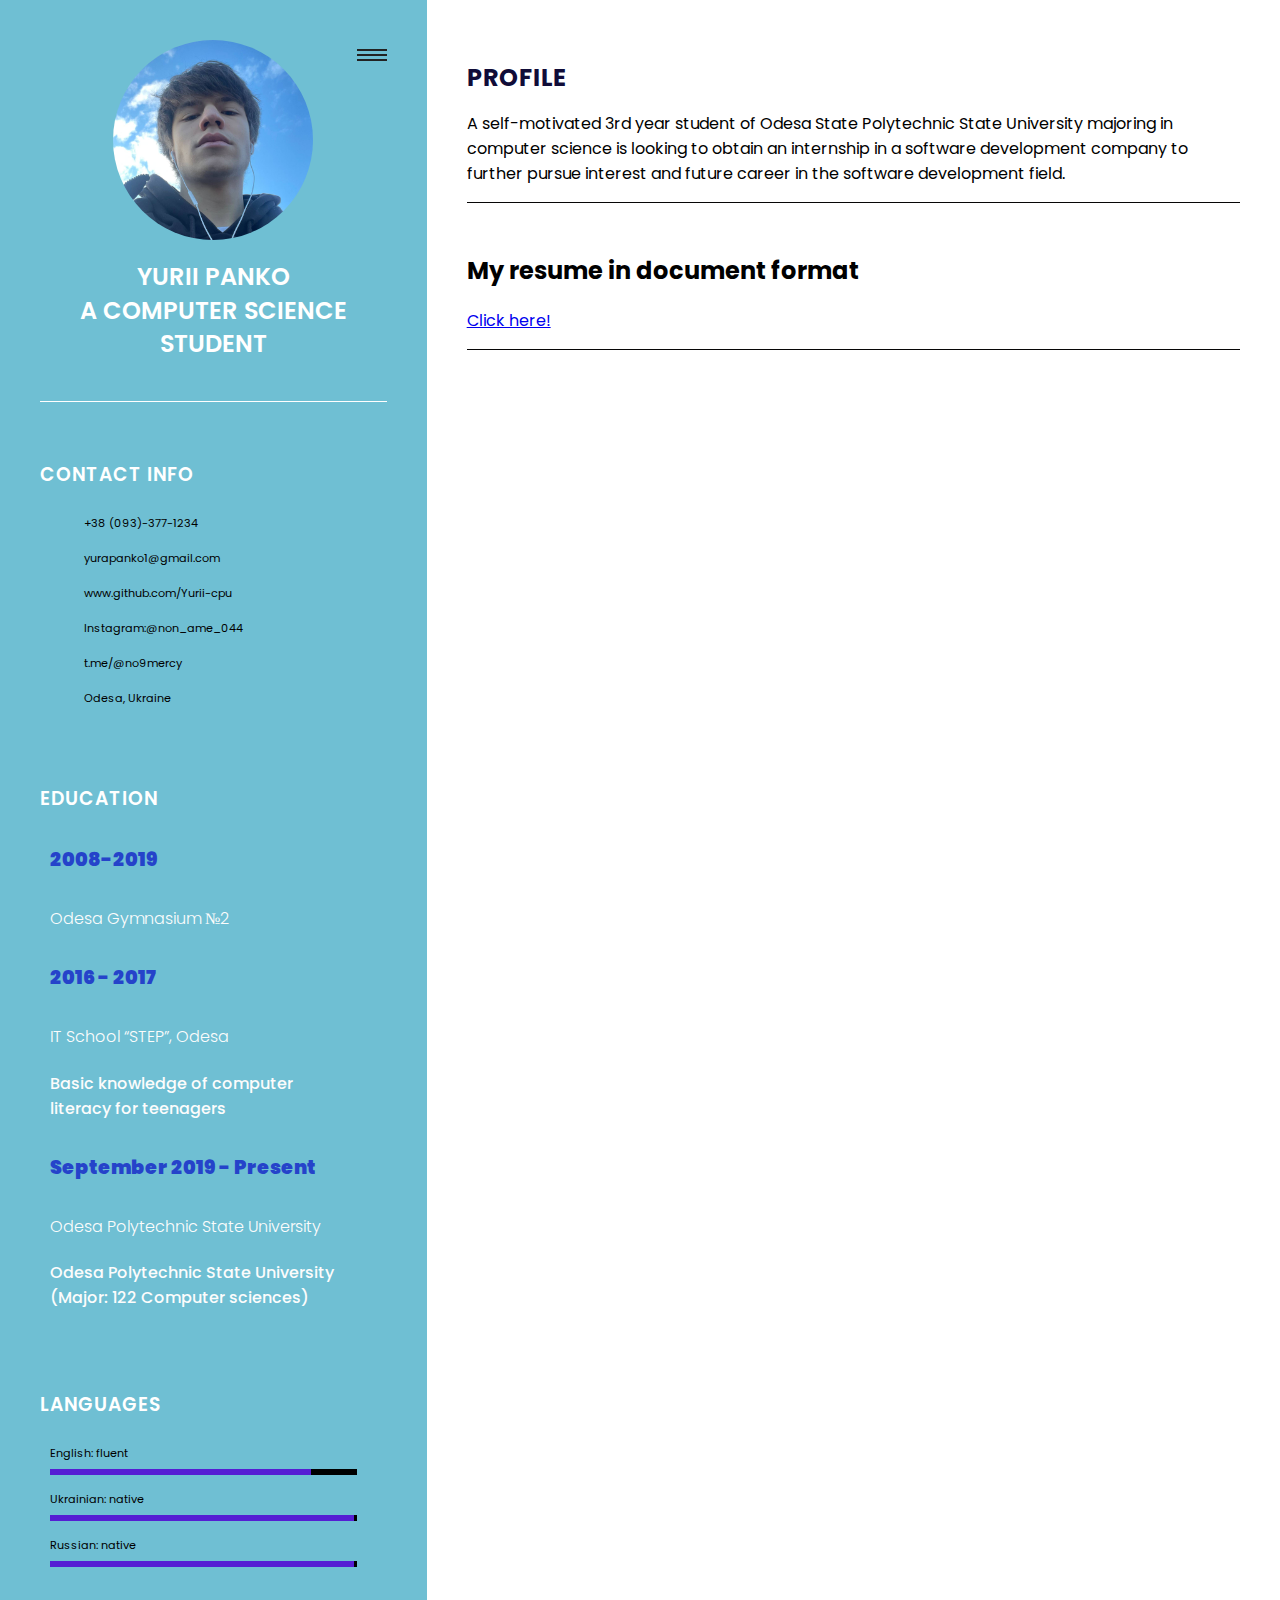
<file: index.html>
<!DOCTYPE html>
<link href="https://fonts.googleapis.com/css?family=Poppins:100,100italic,200,200italic,300,300italic,regular,italic,500,500italic,600,600italic,700,700italic,800,800italic,900,900italic" rel="stylesheet" />
<html>
<head>
<link href='https://css.gg/phone.css' rel='stylesheet'>
<link href='https://css.gg/mail.css' rel='stylesheet'>  
<link href='https://css.gg/git-branch.css' rel='stylesheet'>
<link href='https://css.gg/instagram.css' rel='stylesheet'>
<link href='https://css.gg/share.css' rel='stylesheet'>
<link href='https://css.gg/track.css' rel='stylesheet'>
<meta name="viewport" content="width=device-width, initial-scale=1.0">
<title>CV Yurii P.</title>
<link rel="stylesheet" type="text/css" href="style.css">

</head>

<body>
 <div class="container">
   <div class="left_Side">
    <header>
      <div class="menu-btn">
        <span></span>
        <span></span>
        <span></span>
      </div>
    </header>
    <div class="menu_icon">
      <span></span>
    </div>
    <div class="menu">
      <nav>
        <li><a href="page1_work/page1.html" target="_self">WORK</a></li>
        <li><a href="#">SKILLS</a></li>
        <li><a href="#">LANGUAGES</a></li>
        <li><a href="#">PROJECTS</a></li>
        <li><a href="#">EXPERIENCE</a></li>
        <li><a href="#">VOLUNTEERING</a></li>
      </nav>
    </div>
    
       <div class="profileText">
         <div class="imgBx">
           <img src="avatar.jpg">
       </div>
       <h2>Yurii Panko<br><span>a computer science student</span></h2>
</div>
<div class="contactInfo">
  <h3 class="title">Contact Info</h3>
  <ul>
    <li>
      <span class="icon"><i class="gg-phone"></i></span>
      <span class="text">+38 (093)-377-1234</span>
    </li>
    <li>
      <span class="icon"><i class="gg-mail"></i></span>
      <span class="text">yurapanko1@gmail.com</span>
    </li>
    <li>
      <span class="icon"><i class="gg-git-branch"></i></span>
      <span class="text">www.github.com/Yurii-cpu</span>
    </li>
    <li>
      <span class="icon"><i class="gg-instagram"></i></span>
      <span class="text">Instagram:@non_ame_044</span>
    </li>
    <li>
      <span class="icon"><i class="gg-share"></i></span>
      <span class="text">t.me/@no9mercy</span>
    </li>
    <li>
      <span class="icon"><i class="gg-track"></i></span>
      <span class="text">Odesa, Ukraine</span>
    </li>
  </ul>
</div>
<div class="contactInfo education">
  <h3 class="title">Education</h3>
  <ul>
    <li>
      <h5>2008-2019</h5>
      <h4>Odesa Gymnasium №2</h4>
    </li>
    <li>
      <h5>2016 - 2017</h5>
      <h4>IT School “STEP”, Odesa</h4>
      <h4>Basic knowledge of computer literacy for teenagers</h4>
    </li>
    <li>
      <h5>September 2019 - Present</h5>
      <h4>Odesa Polytechnic State University</h4>
      <h4>Odesa Polytechnic State University (Major: 122 Computer sciences)
      </h4>
    </li>
  </ul>
</div>

<div class="contactInfo language">
  <h3 class="title">Languages</h3>
  <ul>
    <li>
      <span class="text">English: fluent</span>
      <span class="percent">
      <div style="width: 85%;"></div>
    </span>
    </li>
    <li>
      <span class="text">Ukrainian: native</span>
      <span class="percent">
      <div style="width: 99%;"></div>
    </span>
    </li>
    <li>
      <span class="text">Russian: native</span>
      <span class="percent">
      <div style="width: 99%;"></div>
    </li>
  </ul>
 </div>
</div>
   <div class="right_Side">
     <div class="about">
       <h2 class="title2">Profile</h2>
       <p>A self-motivated 3rd year student of Odesa State Polytechnic State University  majoring in computer science is looking to obtain an internship in a software development company to further pursue interest and future career in the software development field.
      </p>
     </div>
     <div class="about">
      <h2>My resume in document format</h2>
      <p><a href="https://docs.google.com/document/d/1PklRX8onIYsBUnlBCoTva2bs0g9dkdR8/edit?usp=sharing&ouid=115004204533570683754&rtpof=true&sd=true" target="_blank">Click here!</a></p>
    </div>
     
   </div>
  </div>
  <script src="script.js"></script>
</body>
</html>
</file>
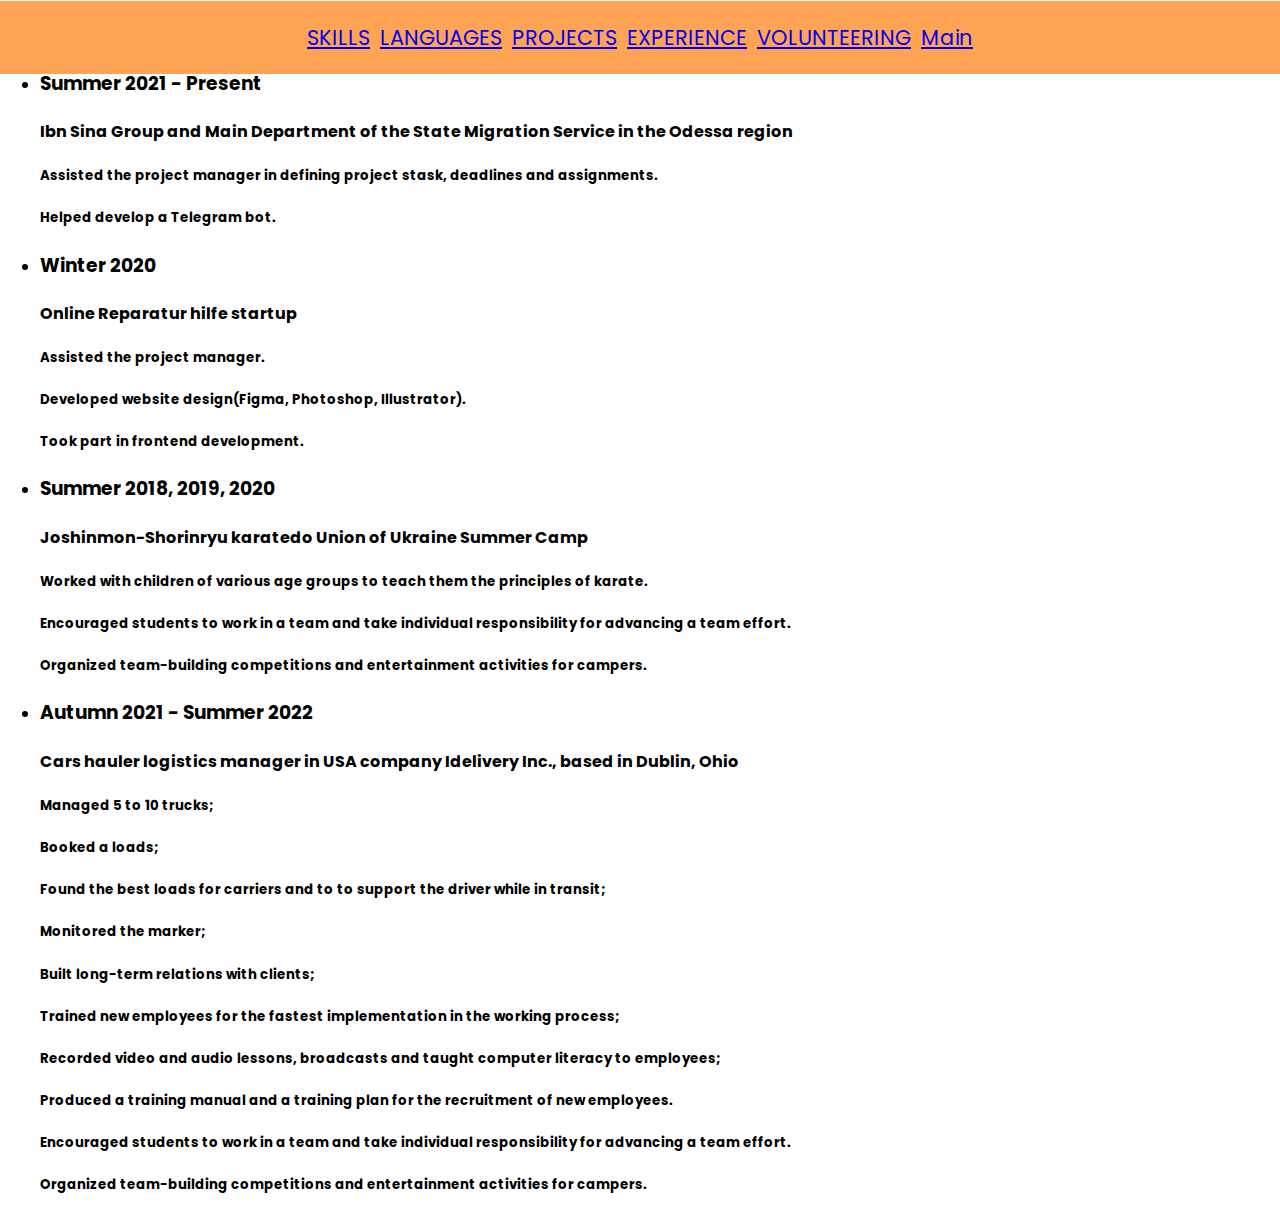
<file: page1_work/page1.html>
<!DOCTYPE html>
<link href="https://fonts.googleapis.com/css?family=Poppins:100,100italic,200,200italic,300,300italic,regular,italic,500,500italic,600,600italic,700,700italic,800,800italic,900,900italic" rel="stylesheet" />
<html>
<head>
    <link rel="stylesheet" type="text/css" href="/page1_work/style1.css">
    <meta name="viewport" content="width=device-width, initial-scale=1.0">
    <title>MY WORK EXPERIENCE</title>
</head>
<body>
   <header>
         <div class="menu">
          <ul class="menu-ul">
             <li><a href="#">SKILLS</a></li>
             <li><a href="#">LANGUAGES</a></li>
             <li><a href="#">PROJECTS</a></li>
             <li><a href="#">EXPERIENCE</a></li>
             <li><a href="#">VOLUNTEERING</a></li>
             <li><a href="/index.html" target="_self">Main</a></li>
           </ul>
        </div>
   </header>
   <div class="jobExperience">
    <h3 class="title">Job Experience</h3>
    <ul>
      <li>
        <h3>Summer 2021 - Present</h3>
        <h4>Ibn Sina Group and Main Department of the State Migration Service in the Odessa region</h4>
        <h5>Assisted the project manager in defining project stask, deadlines and assignments.</h5>
        <h5>Helped develop a Telegram bot.</h5>
      </li>
      <li>
        <h3>Winter 2020</h3>
        <h4>Online Reparatur hilfe startup</h4>
        <h5>Assisted the project manager.</h5>
        <h5> Developed website design(Figma, Photoshop, Illustrator).</h5>
        <h5> Took part in frontend development.</h5>
      </li>
      <li>
        <h3>Summer 2018, 2019, 2020</h3>
        <h4>Joshinmon-Shorinryu karatedo Union of Ukraine Summer Camp</h4>
        <h5>Worked with children of various age groups to teach them the principles of karate.</h5>
        <h5>Encouraged students to work in a team and take individual responsibility for advancing a team effort.</h5>
        <h5>Organized team-building competitions and entertainment activities for campers.</h5>
      </li>
      <li>
        <h3>Autumn 2021 - Summer 2022</h3>
        <h4>Cars hauler logistics manager in USA company Idelivery Inc., based in Dublin, Ohio</h4>
        <h5>Managed 5 to 10 trucks;</h5>
        <h5> Booked a loads;</h5>
        <h5>Found the best loads for carriers and to to support the driver while in transit;</h5>
        <h5>Monitored the marker;</h5>
        <h5>Built long-term relations with clients;</h5>
        <h5>Trained new employees for the fastest implementation in the working process;</h5>
        <h5>Recorded video and audio lessons, broadcasts and taught computer literacy to employees;</h5>
        <h5>Produced a training manual and a training plan for the recruitment of new employees.</h5>
        <h5>Encouraged students to work in a team and take individual responsibility for advancing a team effort.</h5>
        <h5>Organized team-building competitions and entertainment activities for campers.</h5>
      </li>


    </ul>
  </div>
    
</body>
</html>
</file>
<file: style.css>
body
{
  display: flex;
  margin: 0px;
  font-family: 'Poppins';
}
.menu_container
{
    margin: 0;
    margin-left: 1px;
}
.menu_container .menu_main
{
    padding-left: 10px;
    padding-right: 10px;
    padding-top: 10px;
    position: sticky;
    top: 0;
}

.menu_container ul
{
    margin-top: 0px;
}

.menu_main li
{

    list-style: none;
    font-size: 10px;
    margin-top: 5px;

}


.container
{
  display: grid;
  grid-template-columns: 1fr 2fr;

}
.container .left_Side
{
 position: relative;
 background: #6fbfd3;
 padding: 40px;
}
.profileText
{
    position: relative;
    display: flex;
    flex-direction: column;
    align-items: center;
    padding-bottom: 20px;
    border-bottom: 1px solid rgb(255, 255, 255);
}
.profileText .imgBx
{
    position: relative;
    width: 200px;
    height: 200px;
    border-radius: 50%;
    overflow: hidden;
}
.profileText .imgBx img
{
    position: absolute;
    top: 0;
    Left: 0;
    width: 100%;
    height: 100%;
    object-fit: cover;
}
.profileText h2
{
    color: #fff;
    font-size: 1.5em;
    margin-top: 20px;
    text-transform: uppercase;
    text-align: center;
    font-weight: 600;
    Line-height: 1.4em;
}
.contactInfo
{
 padding-top: 40px;
}
.title
{
    color: #fff;
    text-transform: uppercase;
    font-weight: 600;
    Letter-spacing: 1px;
    margin-bottom: 20px;
}
.contactInfo ul
{
    position: relative;
    left: -30px;
}
.contactInfo ul li
{
    position: relative;
    list-style: none;
    margin: 10px 0;
    cursor: pointer;  
    font-size: 100%;
}
.contactInfo ul li .icon
{
    display: inline-block;
    width: 30px;
    font-size: 18px;
    color:rgb(86, 105, 189);
}
.contactInfo ul li .text
{
    font-size: 70%;
    list-style: none;
    display: inline-block;
    position: relative;
}
.contactInfo .education li
{
    margin-bottom: 15px;
}
.contactInfo.education h5
{
    color: rgb(37, 67, 202);
    font-weight: 900;
    font-size: larger;
}
.contactInfo.education h4
{
    color: rgb(252, 252, 252);
    font-weight: 500;
}
.contactInfo.education h4:nth-child(2)
{
    color: rgb(252, 252, 252);
    font-weight: 300;
}
.contactInfo.language .percent
{
    position: relative;
    width: 100%;
    height: 6px;
    background:black;
    display: block;
    margin-top: 5px;
}
.contactInfo.language .percent div
{
    position: absolute;
    top: 0;
    left: 0;
    height: 100%;
    background: #551ed3;
}
.container .right_Side
{
    position: relative;
    background: rgb(255, 255, 255);
    padding: 40px;
}

.about
{
margin-bottom: 50px;
border-bottom: 1px solid rgb(7, 6, 6);
}
.about:last-child
{
margin-bottom: 0;
}
.title2
{
 color: #100c38;
 text-transform: uppercase;
 letter-spacing: 1px;
 margin-bottom: 10px;
}


@media(max-width:1000px)
{
  .container
  {
   margin:0px;
   grid-template-columns:repeat(1,1fr);
  }
}



header {
	display: flex;
	justify-content: flex-end;
}
.menu-btn {
    padding-left: 0;
	width: 30px;
	height: 30px;
	position: fixed;
	z-index:200;
	overflow: hidden;
}
.menu-btn span {
	width: 30px;
	height: 2px;
	position: absolute;
	top: 50%;
	left: 50%;
	transform: translate(-50%, -50%);
	background-color: #222222;
	transition: all 0.5s;
	-webkit-transform: translate(-50%, -50%);
	-moz-transform: translate(-50%, -50%);
	-ms-transform: translate(-50%, -50%);
	-o-transform: translate(-50%, -50%);
}
.menu-btn span:nth-of-type(2) {
	top: calc(50% - 5px);
}
.menu-btn span:nth-of-type(3) {
	top: calc(50% + 5px);
}

/* Меню, которое будет появляться */
.menu {
	position: fixed;
	top: 0;
	left: 0;
	width: 20%;
	height: 100%;
	padding: 25px;
	background: #ffa455;
	transform: translateX(-00%);
	transition: transform 0.5s;
	z-index: 100;
	-webkit-transform: translateX(-100%);
	-moz-transform: translateX(-100%);
	-ms-transform: translateX(-100%);
	-o-transform: translateX(-100%);
}
.menu.active {
	transform: translateX(0);
}
.menu li {
	list-style-type: none;
    font-size: calc(0.5em + 1vw);
    padding-right: 30px;
}

/* Меняем гамбургер иконку, когда меню открыто */
.menu-btn.active span:nth-of-type(1) {
  display: none;
}
.menu-btn.active span:nth-of-type(2) {
  top: 50%;
  transform: translate(-50%, 0%) rotate(45deg);  
}
.menu-btn.active span:nth-of-type(3) {
  top: 50%;
  transform: translate(-50%, 0%) rotate(-45deg); 
}
.hidden {
    display: none; /* скрывает текст*/
}
</file>
<file: page1_work/style1.css>
body
{
  font-family: 'Poppins';
  margin: 0px; 
}

header {
	justify-content: flex-end;
    padding-top: 1px;
}

.menu{
    background-color: #ffa455;
    margin-top: 0px;
    width: 100%;
    display: sticky;
    position: fixed;
    padding-top: 0px;
   }

ul.menu-ul{
    display: flex;
    padding: 0;
    justify-content: center;
    flex-wrap: wrap;
   }
   
   .menu-ul li
   {
        list-style: none;
        padding: 5px;
   }

   .menu-ul a
   {
        text-decoration: underline;
        font-size: 18px;
        font-size: calc(0.5em + 1vw);
        text-align: -webkit-match-parent;
   }

.contactInfo
{
 padding-top: 40px;
}
.title
{
    color: #fff;
    text-transform: uppercase;
    font-weight: 600;
    Letter-spacing: 1px;
    margin-bottom: 20px;
}
.contactInfo ul
{
    position: relative;
    left: -30px;
}
.contactInfo ul li
{
    position: relative;
    list-style: none;
    margin: 10px 0;
    cursor: pointer;  
    font-size: 100%;
}
.contactInfo ul li .icon
{
    display: inline-block;
    width: 30px;
    font-size: 18px;
    color:rgb(86, 105, 189);
}
.contactInfo ul li .text
{
    font-size: 70%;
    list-style: none;
    display: inline-block;
    position: relative;
}
.contactInfo .education li
{
    margin-bottom: 15px;
}
.contactInfo.education h5
{
    color: rgb(37, 67, 202);
    font-weight: 900;
    font-size: larger;
}
.contactInfo.education h4
{
    color: rgb(20, 19, 19);
    font-weight: 500;
}
.contactInfo.education h4:nth-child(2)
{
    color: rgb(14, 11, 11);
    font-weight: 300;
}
</file>
